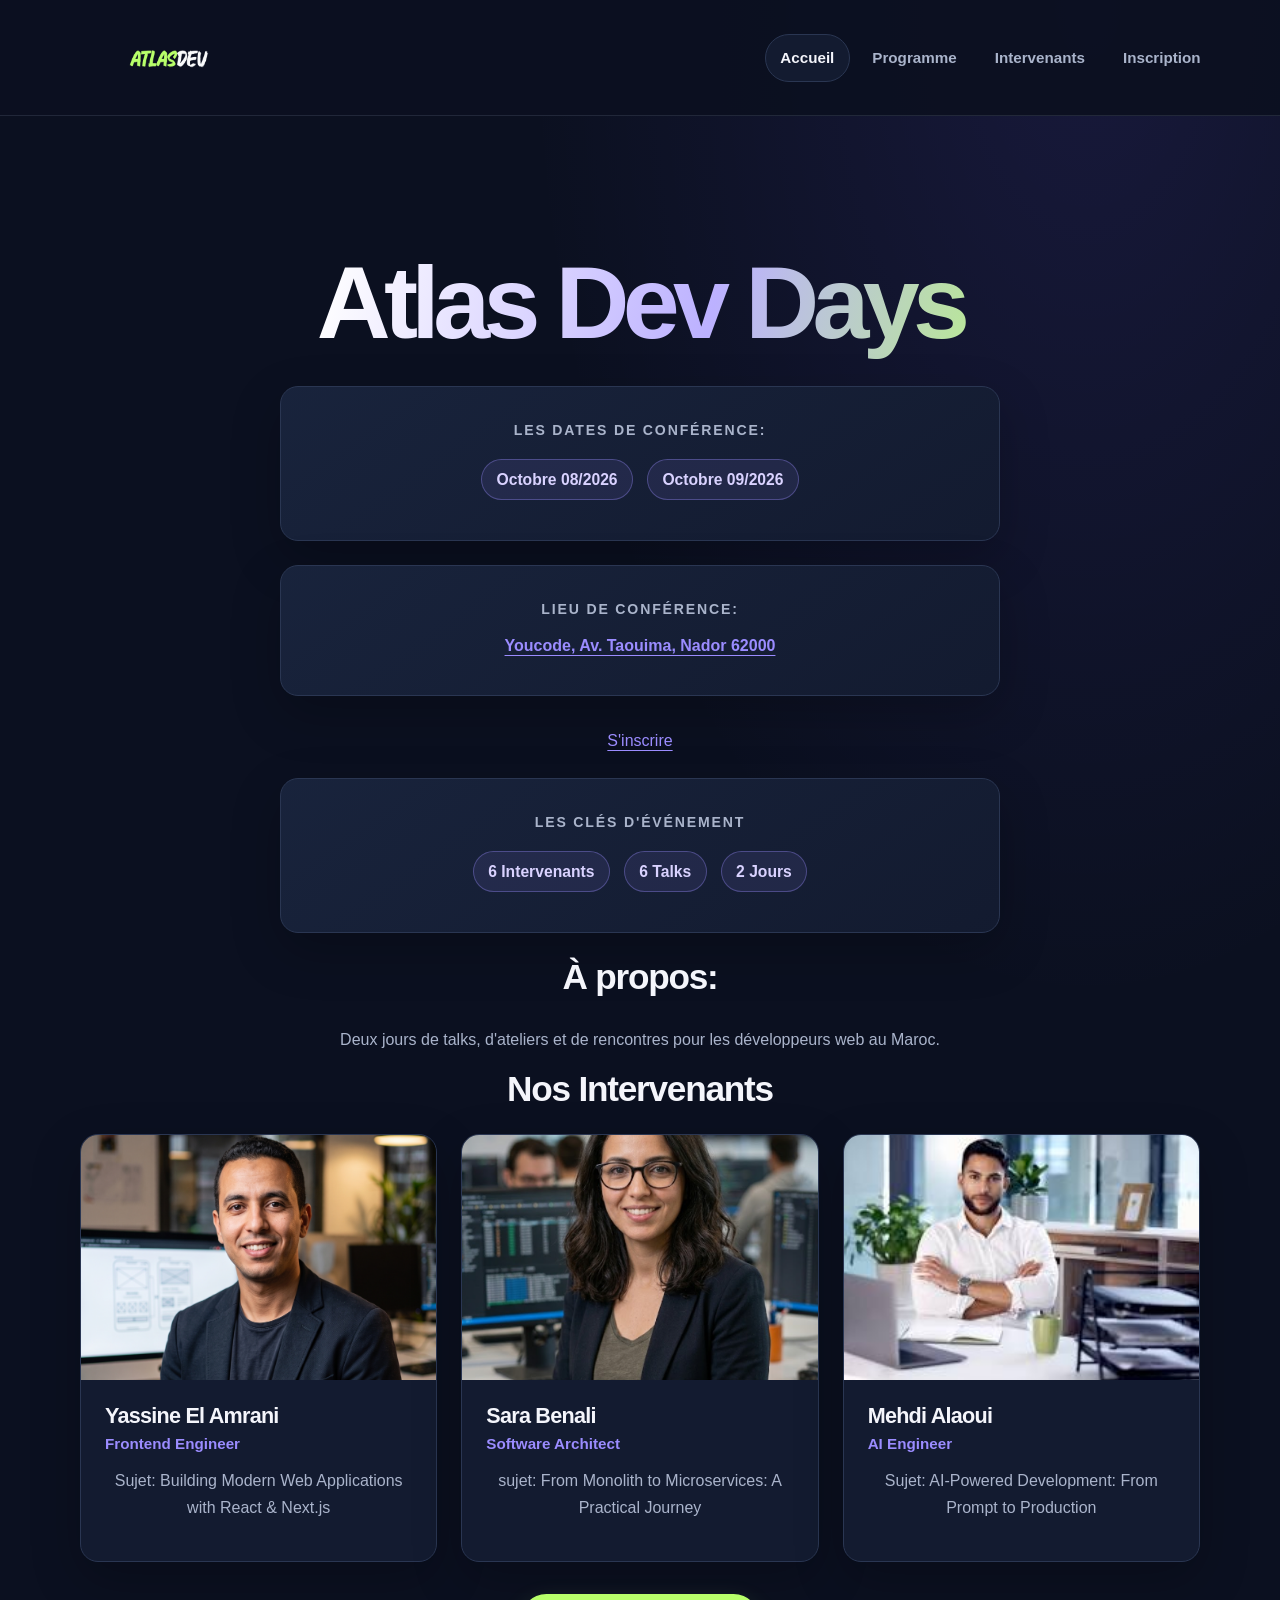
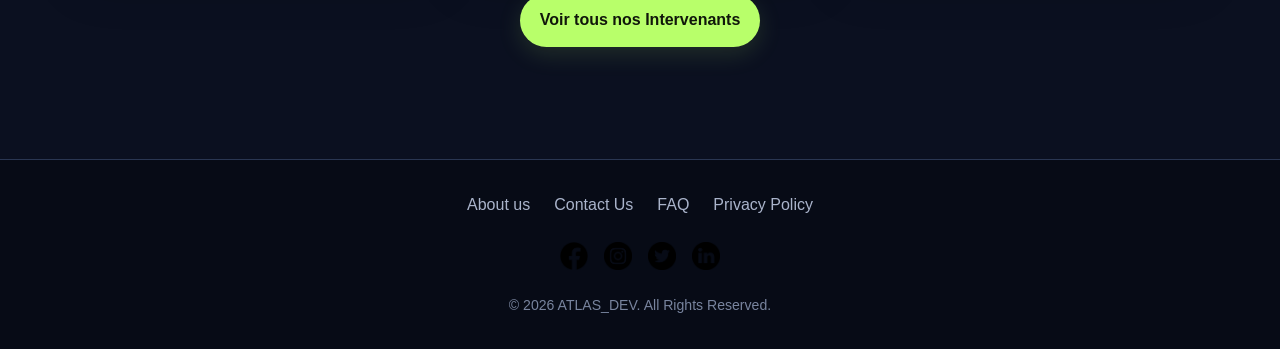
<file: index.html>
<!DOCTYPE html>
<html lang="fr">
<head>
    <meta charset="UTF-8">
    <meta name="viewport" content="width=device-width, initial-scale=1.0">
    <meta name="description" content="Découvrez Atlas Dev Days, une conférence de deux jours à Nador dédiée au développement web, à l'intelligence artificielle et aux nouvelles technologies.">
    <link rel="icon" type="image/x-icon" href="assets/atlasFavicon.png">
    <link rel="stylesheet" href="css/style.css">
    <title>Atlas Dev Days | Accueil page</title>
</head>
<body>
    <div id="header">
        <div class="logo">
            <img src="assets/atlasLogo.png" alt="Logo">
        </div>

        <input class="menu-toggle-checkbox" type="checkbox" id="menu-toggle" aria-label="Afficher le menu">
        <label class="menu-toggle" for="menu-toggle" aria-hidden="true">
            <span></span>
            <span></span>
            <span></span>
        </label>

        <div class="menu" id="primary-menu">
            <a href="index.html" aria-current="page">Accueil</a>
            <a href="Programme.html">Programme</a>
            <a href="Intervenants.html">Intervenants</a>
            <a href="Inscription.html">Inscription</a>
        </div>
    </div>

    <div id="main">
        <h1>Atlas Dev Days</h1>

        <div class="dates">
            <h2>Les dates de Conférence:</h2>
            <h3>Octobre 08/2026</h3>
            <h3>Octobre 09/2026</h3>
        </div>

        <div class="lieu">
            <h2>Lieu de Conférence:</h2>
            <a href="https://maps.app.goo.gl/9hQ3FU8aLXcwYmAx9" target="_blank">Youcode, Av. Taouima, Nador 62000</a>
        </div>

        <div class="inscription">
            <a href="Inscription.html">S'inscrire</a>
        </div>

        <div class="cle">
            <h2>Les clés d'événement</h2>
            <h3>6 Intervenants</h3>
            <h3>6 Talks</h3>
            <h3>2 Jours</h3>
        </div>

        <div class="presentation">
            <h2>À propos:</h2>
            <p>Deux jours de talks, d'ateliers et de rencontres pour les développeurs web au Maroc.</p>
        </div>

        <div class="intervantsPage">
            <h2>Nos Intervenants</h2>

            <div class="card1">
                <img src="assets/Yassine_El_Amrani.jpg" alt="Intervenant1 pic">
                <div class="content">
                    <h2>Yassine El Amrani</h2>
                    <h3>Frontend Engineer</h3>
                    <p>Sujet: Building Modern Web Applications with React &amp; Next.js</p>
                </div>
            </div>

            <div class="card2">
                <img src="assets/Sara_Benali.png" alt="Intervenant2 pic">
                <div class="content">
                    <h2>Sara Benali</h2>
                    <h3>Software Architect</h3>
                    <p>sujet: From Monolith to Microservices: A Practical Journey</p>
                </div>
            </div>

            <div class="card3">
                <img src="assets/Mehdi_Alaoui.jpg" alt="Intervenant3 pic">
                <div class="content">
                    <h2>Mehdi Alaoui</h2>
                    <h3>AI Engineer</h3>
                    <p>Sujet: AI-Powered Development: From Prompt to Production</p>
                </div>
            </div>

            <div class="goIntervantsPage">
                <a href="Intervenants.html"><button>Voir tous nos Intervenants</button></a>
            </div>
        </div>
    </div>

    <div id="footer">
        <div class="list">
            <a href="errorMessage/err.html">About us</a>
            <a href="errorMessage/err.html">Contact Us</a>
            <a href="errorMessage/err.html">FAQ</a>
            <a href="errorMessage/err.html">Privacy Policy</a>
        </div>

        <div class="socialMediaIcons">
                <a href="errorMessage/err.html"><img src="assets/facebook1.png" alt="facebook logo"></a>
                <a href="errorMessage/err.html"><img src="assets/instagram1.png" alt="instagram logo"></a>
                <a href="errorMessage/err.html"><img src="assets/twitter1.png" alt="twitter logo"></a>
                <a href="errorMessage/err.html"><img src="assets/linkedin1.png" alt="linkedin logo"></a>
        </div>

        <div class="copyright">
            <p>&copy; 2026 ATLAS_DEV. All Rights Reserved.</p>
        </div>
    </div>
</body>
</html>
</file>
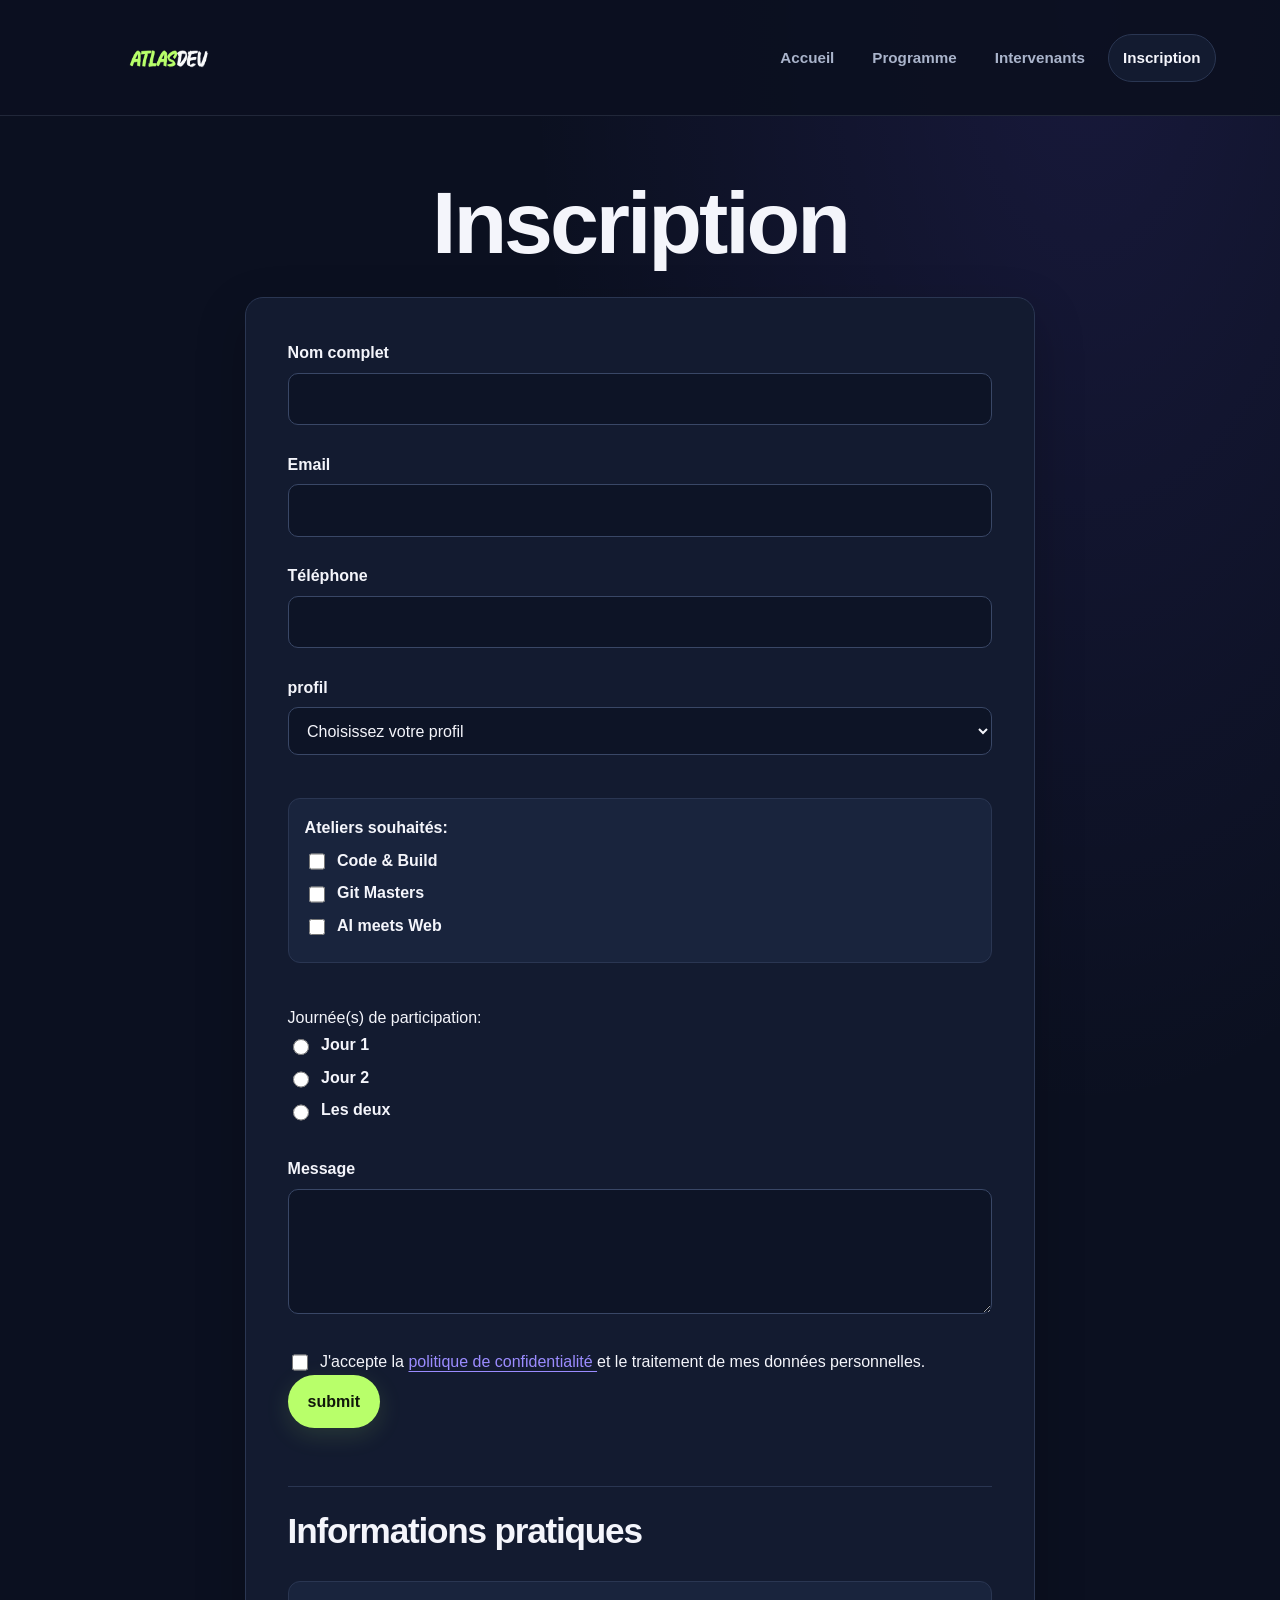
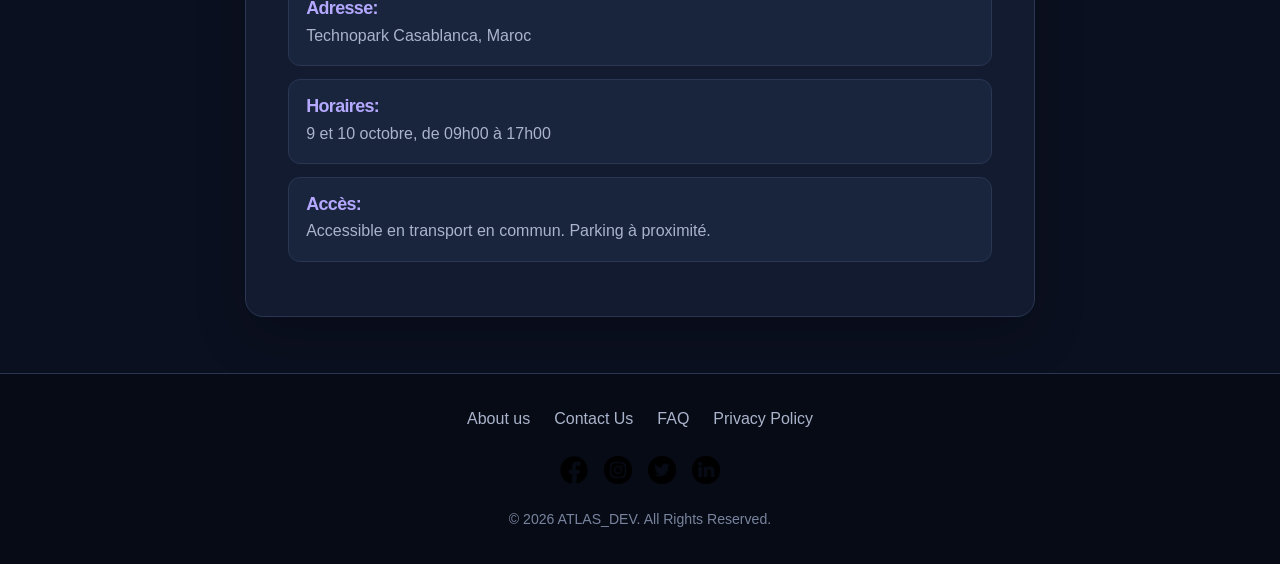
<file: Inscription.html>
<!doctype html>
<html lang="fr">
  <head>
    <meta charset="UTF-8" />
    <meta name="viewport" content="width=device-width, initial-scale=1.0" />
    <meta
      name="description"
      content="Inscrivez-vous aux Atlas Dev Days à Nador. Choisissez vos ateliers de développement web, sélectionnez vos jours de participation et préparez votre expérience tech."
    />
    <link rel="icon" type="image/x-icon" href="assets/atlasFavicon.png" />
    <link rel="stylesheet" href="css/style.css" />
    <title>Atlas Dev Days | Inscription page</title>
  </head>
  <body>
    <div id="header">
      <div class="logo">
        <img src="assets/atlasLogo.png" alt="Logo" />
      </div>

      <input class="menu-toggle-checkbox" type="checkbox" id="menu-toggle" aria-label="Afficher le menu">
      <label class="menu-toggle" for="menu-toggle" aria-hidden="true">
        <span></span>
        <span></span>
        <span></span>
      </label>

      <div class="menu" id="primary-menu">
        <a href="index.html">Accueil</a>
        <a href="Programme.html">Programme</a>
        <a href="Intervenants.html">Intervenants</a>
        <a href="Inscription.html" aria-current="page">Inscription</a>
      </div>
    </div>

    <div id="main">
      <h1>Inscription</h1>

      <div class="formInscription">
        <form>
          <label for="fullName">Nom complet</label><br />
          <input
            type="text"
            id="fullName"
            name="fullName"
            required
            minlength="3"
          /><br /><br />

          <label for="mail">Email</label><br />
          <input type="email" id="mail" name="mail" required /><br /><br />

          <label for="phone">Téléphone</label>
          <br />
          <input
            type="tel"
            id="phone"
            name="phone"
            required
            pattern="^(\+212|0)[5-7][0-9]{8}$"
          /><br /><br />

          <label for="profil">profil</label>
          <select name="profil" id="profil" required>
            <option value="">Choisissez votre profil</option>
            <option value="etudiant">Étudiant·e</option>
            <option value="devloppeur">Développeur·se</option>
            <option value=" autre">Autre</option></select
          ><br /><br />

          <div class="ateliers">
            <label>Ateliers souhaités:</label><br />

            <input
              type="checkbox"
              id="atelier1"
              name="atelier1"
              value="Code&Build"
            />
            <label for="atelier1">Code & Build</label><br />
            <input
              type="checkbox"
              id="atelier2"
              name="atelier2"
              value="gitMasters"
            />
            <label for="atelier2">Git Masters</label><br />
            <input
              type="checkbox"
              id="atelier3"
              name="atelier3"
              value="aiMeetsWeb"
            />
            <label for="atelier3">AI meets Web</label>
          </div>
          <br />

          <label>Journée(s) de participation:</label><br />
          <input type="radio" id="day1" name="days" required />
          <label for="day1">Jour 1</label><br />
          <input type="radio" id="day2" name="days" />
          <label for="day2">Jour 2</label><br />
          <input type="radio" id="both" name="days" />
          <label for="both">Les deux</label><br /><br />

          <label for="msg">Message</label><br />
          <textarea name="msg" id="msg"></textarea
          ><br /><br />

          <label>
            <input type="checkbox" name="consent" required />
            J'accepte la
            <a href="errorMessage/err.html" target="_blank">
              politique de confidentialité
            </a>
            et le traitement de mes données personnelles. </label
          ><br />

          <button>submit</button><br /><br />
        </form>

        <div class="practical-info">
          <h2>Informations pratiques</h2>

          <div class="address">
            <h3>Adresse:</h3>
            <p>Technopark Casablanca, Maroc</p>
          </div>

          <div class="time">
            <h3>Horaires:</h3>
            <p>9 et 10 octobre, de 09h00 à 17h00</p>
          </div>

          <div class="access">
            <h3>Accès:</h3>
            <p>Accessible en transport en commun. Parking à proximité.</p>
          </div>
        </div>
      </div>
    </div>

    <div id="footer">
      <div class="list">
        <a href="errorMessage/err.html">About us</a>
        <a href="errorMessage/err.html">Contact Us</a>
        <a href="errorMessage/err.html">FAQ</a>
        <a href="errorMessage/err.html">Privacy Policy</a>
      </div>

      <div class="socialMediaIcons">
        <a href="errorMessage/err.html"
          ><img src="assets/facebook1.png" alt="facebook logo"
        /></a>
        <a href="errorMessage/err.html"
          ><img src="assets/instagram1.png" alt="instagram logo"
        /></a>
        <a href="errorMessage/err.html"
          ><img src="assets/twitter1.png" alt="twitter logo"
        /></a>
        <a href="errorMessage/err.html"
          ><img src="assets/linkedin1.png" alt="linkedin logo"
        /></a>
      </div>

      <div class="copyright">
        <p>&copy; 2026 ATLAS_DEV. All Rights Reserved.</p>
      </div>
    </div>
  </body>
</html>
</file>
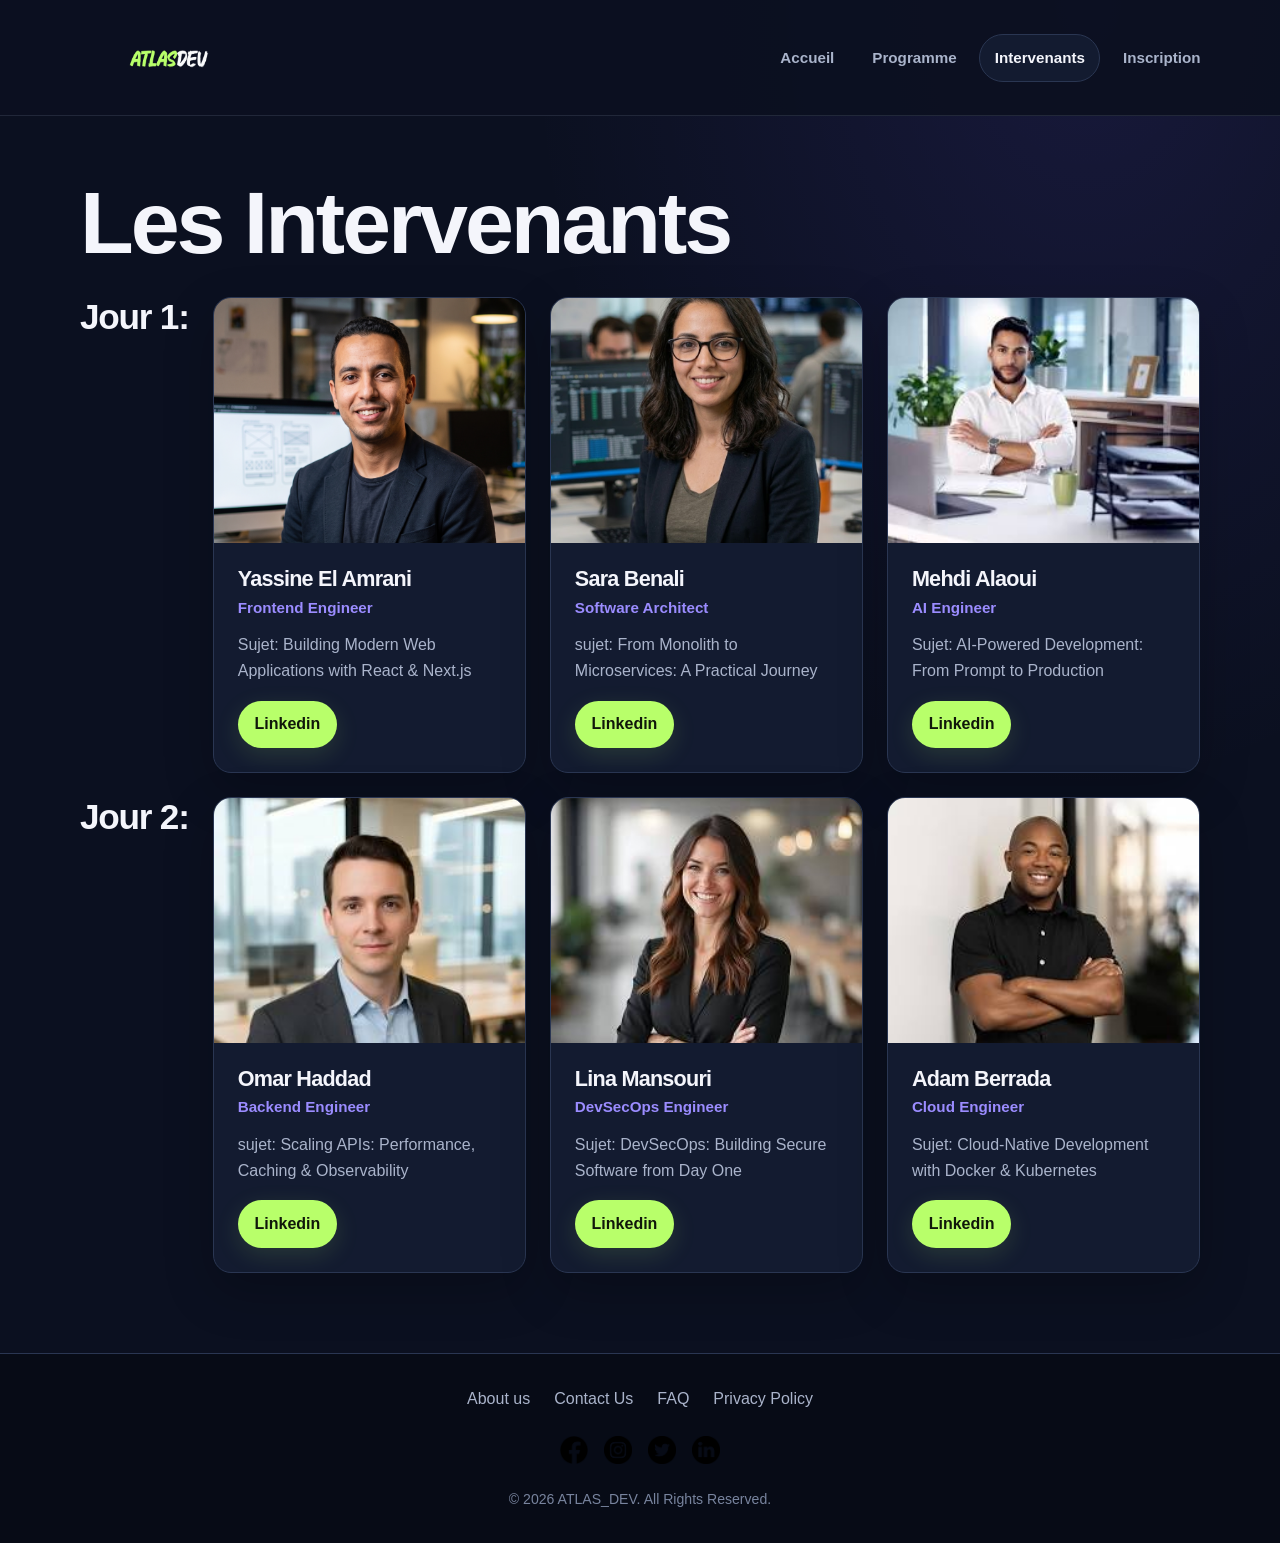
<file: Intervenants.html>
<!DOCTYPE html>
<html lang="fr">
<head>
    <meta charset="UTF-8">
    <meta name="viewport" content="width=device-width, initial-scale=1.0">
    <meta name="description" content="Rencontrez les intervenants des Atlas Dev Days : des experts en développement frontend et backend, architecture logicielle, intelligence artificielle, DevSecOps et cloud.">
    <link rel="icon" type="image/x-icon" href="assets/atlasFavicon.png">
    <link rel="stylesheet" href="css/style.css">
    <title>Atlas Dev Days | Intervenants page</title>
</head>
<body>
    <div id="header">
        <div class="logo">
            <img src="assets/atlasLogo.png" alt="Logo">
        </div>

        <input class="menu-toggle-checkbox" type="checkbox" id="menu-toggle" aria-label="Afficher le menu">
        <label class="menu-toggle" for="menu-toggle" aria-hidden="true">
            <span></span>
            <span></span>
            <span></span>
        </label>

        <div class="menu" id="primary-menu">
            <a href="index.html">Accueil</a>
            <a href="Programme.html">Programme</a>
            <a href="Intervenants.html" aria-current="page">Intervenants</a>
            <a href="Inscription.html">Inscription</a>
        </div>
    </div>

    <div id="main">
       <h1>Les Intervenants</h1>

       <div class="cardsRow1">
            <h2>Jour 1:</h2>

            <div class="card1">
                <img src="assets/Yassine_El_Amrani.jpg" alt="Intervenant1 pic">
                <div class="content">
                    <h2>Yassine El Amrani</h2>
                    <h3>Frontend Engineer</h3>
                    <p>Sujet: Building Modern Web Applications with React &amp; Next.js</p>
                    <a href="errorMessage/err.html"><button>Linkedin</button></a>
                </div>
            </div>

            <div class="card2">
                <img src="assets/Sara_Benali.png" alt="Intervenant2 pic">
                <div class="content">
                    <h2>Sara Benali</h2>
                    <h3>Software Architect</h3>
                    <p>sujet: From Monolith to Microservices: A Practical Journey</p>
                    <a href="errorMessage/err.html"><button>Linkedin</button></a>
                </div>
            </div>

            <div class="card3">
                <img src="assets/Mehdi_Alaoui.jpg" alt="Intervenant3 pic">
                <div class="content">
                    <h2>Mehdi Alaoui</h2>
                    <h3>AI Engineer</h3>
                    <p>Sujet: AI-Powered Development: From Prompt to Production</p>
                    <a href="errorMessage/err.html"><button>Linkedin</button></a>
                </div>
            </div>
       </div>

       <div class="cardsRow2">
        <h2>Jour 2:</h2>

            <div class="card4">
                <img src="assets/Omar_Haddad.jpg" alt="Intervenant4 pic">
                <div class="content">
                    <h2>Omar Haddad</h2>
                    <h3>Backend Engineer</h3>
                    <p>sujet: Scaling APIs: Performance, Caching &amp; Observability</p>
                    <a href="errorMessage/err.html"><button>Linkedin</button></a>
                </div>
            </div>

            <div class="card5">
                <img src="assets/Lina_Mansouri.jpg" alt="Intervenant5 pic">
                <div class="content">
                    <h2>Lina Mansouri</h2>
                    <h3>DevSecOps Engineer</h3>
                    <p>Sujet: DevSecOps: Building Secure Software from Day One</p>
                    <a href="errorMessage/err.html"><button>Linkedin</button></a>
                </div>
            </div>

            <div class="card6">
                <img src="assets/Adam_Berrada.jpg" alt="Intervenant6 pic">
                <div class="content">
                    <h2>Adam Berrada</h2>
                    <h3>Cloud Engineer</h3>
                    <p>Sujet: Cloud-Native Development with Docker &amp; Kubernetes</p>
                    <a href="errorMessage/err.html"><button>Linkedin</button></a>
                </div>
            </div>
       </div>
    </div>

    <div id="footer">
        <div class="list">
            <a href="errorMessage/err.html">About us</a>
            <a href="errorMessage/err.html">Contact Us</a>
            <a href="errorMessage/err.html">FAQ</a>
            <a href="errorMessage/err.html">Privacy Policy</a>
        </div>

        <div class="socialMediaIcons">
                <a href="errorMessage/err.html"><img src="assets/facebook1.png" alt="facebook logo"></a>
                <a href="errorMessage/err.html"><img src="assets/instagram1.png" alt="instagram logo"></a>
                <a href="errorMessage/err.html"><img src="assets/twitter1.png" alt="twitter logo"></a>
                <a href="errorMessage/err.html"><img src="assets/linkedin1.png" alt="linkedin logo"></a>
        </div>

        <div class="copyright">
            <p>&copy; 2026 ATLAS_DEV. All Rights Reserved.</p>
        </div>
    </div>
</body>
</html>
</file>
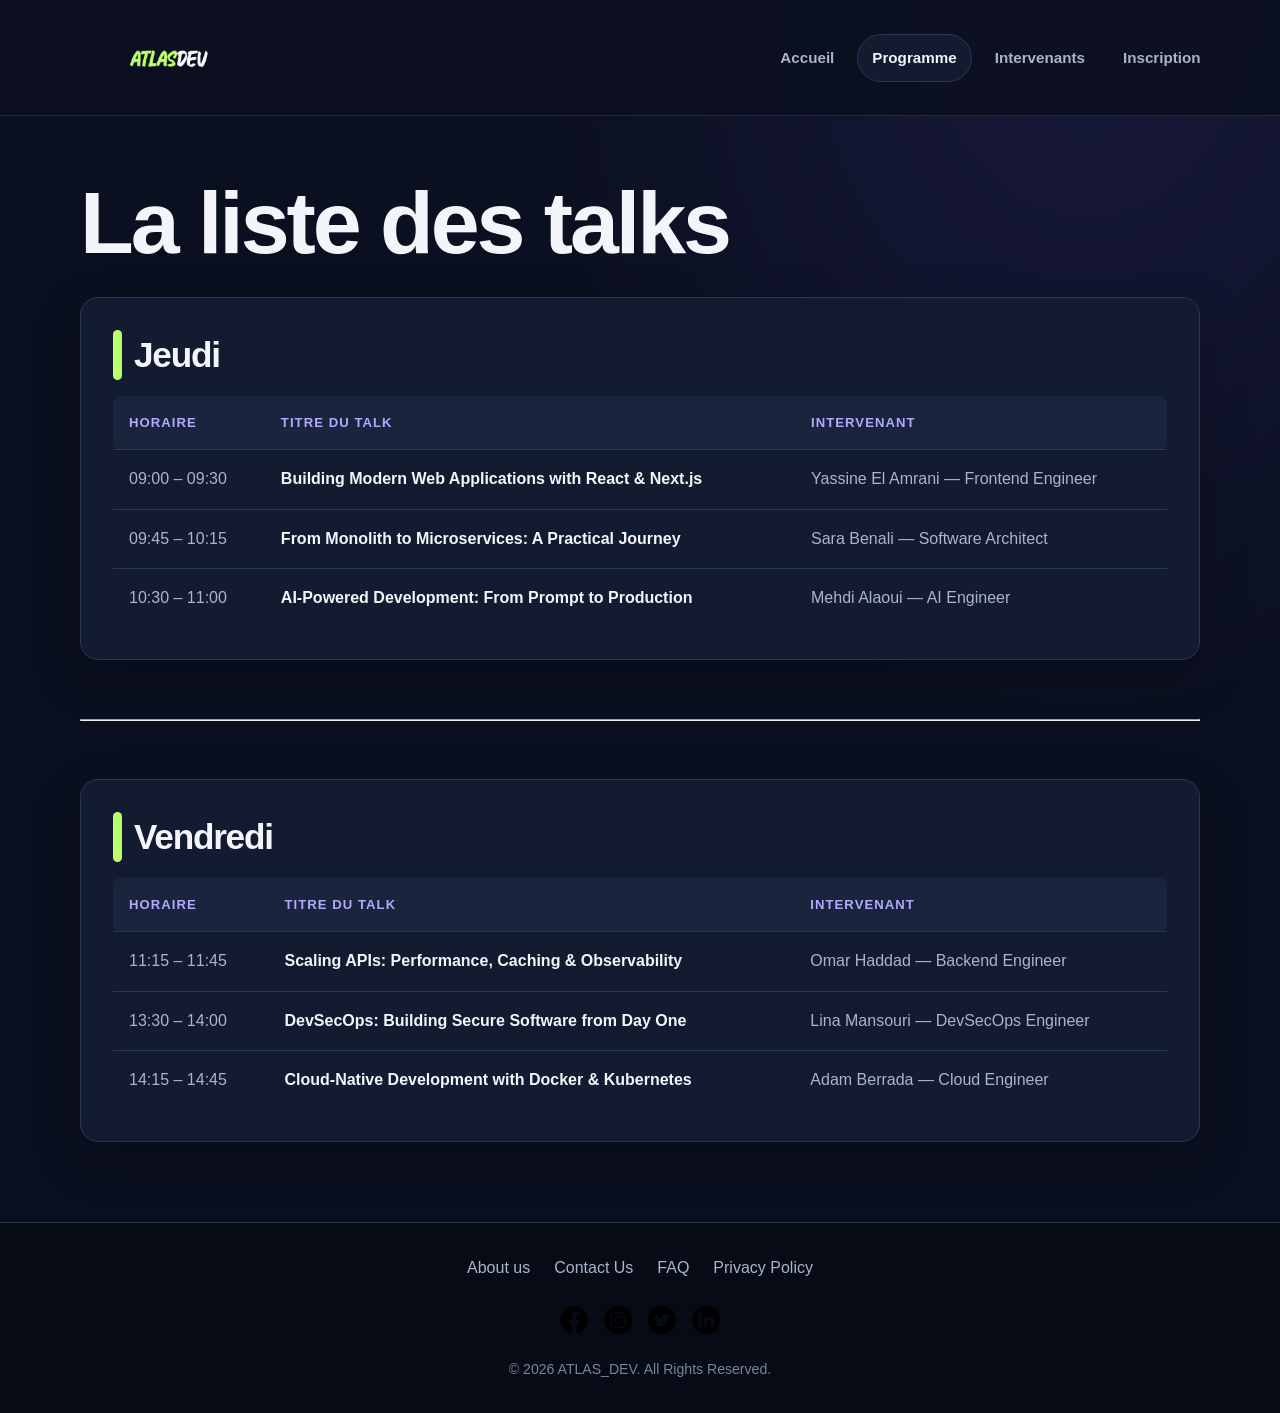
<file: Programme.html>
<!DOCTYPE html>
<html lang="fr">
<head>
    <meta charset="UTF-8">
    <meta name="viewport" content="width=device-width, initial-scale=1.0">
    <meta name="description" content="Consultez le programme des Atlas Dev Days : talks sur React, Next.js, microservices, intelligence artificielle, API, cybersécurité et technologies cloud.">
    <link rel="icon" type="image/x-icon" href="assets/atlasFavicon.png">
    <link rel="stylesheet" href="css/style.css">
    <title>Atlas Dev Days | Programme page</title>
</head>
<body>
    <div id="header">
        <div class="logo">
            <img src="assets/atlasLogo.png" alt="Logo">
        </div>

        <input class="menu-toggle-checkbox" type="checkbox" id="menu-toggle" aria-label="Afficher le menu">
        <label class="menu-toggle" for="menu-toggle" aria-hidden="true">
            <span></span>
            <span></span>
            <span></span>
        </label>

        <div class="menu" id="primary-menu">
            <a href="index.html">Accueil</a>
            <a href="Programme.html" aria-current="page">Programme</a>
            <a href="Intervenants.html">Intervenants</a>
            <a href="Inscription.html">Inscription</a>
        </div>
    </div>

    <div id="main">
        <h1>La liste des talks</h1>

        <div class="horaire1">
            <h2>Jeudi</h2>

            <table>
                <tr>
                    <th>Horaire</th>
                    <th>Titre du talk</th>
                    <th>Intervenant</th>
                </tr>

                <tr>
                    <td>09:00 – 09:30</td>
                    <td>Building Modern Web Applications with React &amp; Next.js</td>
                    <td>Yassine El Amrani — Frontend Engineer</td>
                </tr>

                <tr>
                    <td>09:45 – 10:15</td>
                    <td>From Monolith to Microservices: A Practical Journey</td>
                    <td>Sara Benali — Software Architect</td>
                </tr>

                <tr>
                    <td>10:30 – 11:00</td>
                    <td>AI-Powered Development: From Prompt to Production</td>
                    <td>Mehdi Alaoui — AI Engineer</td>
                </tr>
            </table>
        </div>
        
        <br><hr><br>

        <div class="jour2">
            <h2>Vendredi</h2>

            <table>
                <tr>
                    <th>Horaire</th>
                    <th>Titre du talk</th>
                    <th>Intervenant</th>
                </tr>

                <tr>
                    <td>11:15 – 11:45</td>
                    <td>Scaling APIs: Performance, Caching &amp; Observability</td>
                    <td>Omar Haddad — Backend Engineer</td>
                </tr>

                <tr>
                    <td>13:30 – 14:00</td>
                    <td>DevSecOps: Building Secure Software from Day One</td>
                    <td>Lina Mansouri — DevSecOps Engineer</td>
                </tr>

                <tr>
                    <td>14:15 – 14:45</td>
                    <td>Cloud-Native Development with Docker &amp; Kubernetes</td>
                    <td>Adam Berrada — Cloud Engineer</td>
                </tr>
            </table>
        </div>
    </div>

    <div id="footer">
        <div class="list">
            <a href="errorMessage/err.html">About us</a>
            <a href="errorMessage/err.html">Contact Us</a>
            <a href="errorMessage/err.html">FAQ</a>
            <a href="errorMessage/err.html">Privacy Policy</a>
        </div>

        <div class="socialMediaIcons">
                <a href="errorMessage/err.html"><img src="assets/facebook1.png" alt="facebook logo"></a>
                <a href="errorMessage/err.html"><img src="assets/instagram1.png" alt="instagram logo"></a>
                <a href="errorMessage/err.html"><img src="assets/twitter1.png" alt="twitter logo"></a>
                <a href="errorMessage/err.html"><img src="assets/linkedin1.png" alt="linkedin logo"></a>
        </div>

        <div class="copyright">
            <p>&copy; 2026 ATLAS_DEV. All Rights Reserved.</p>
        </div>
    </div>
</body>
</html>
</file>
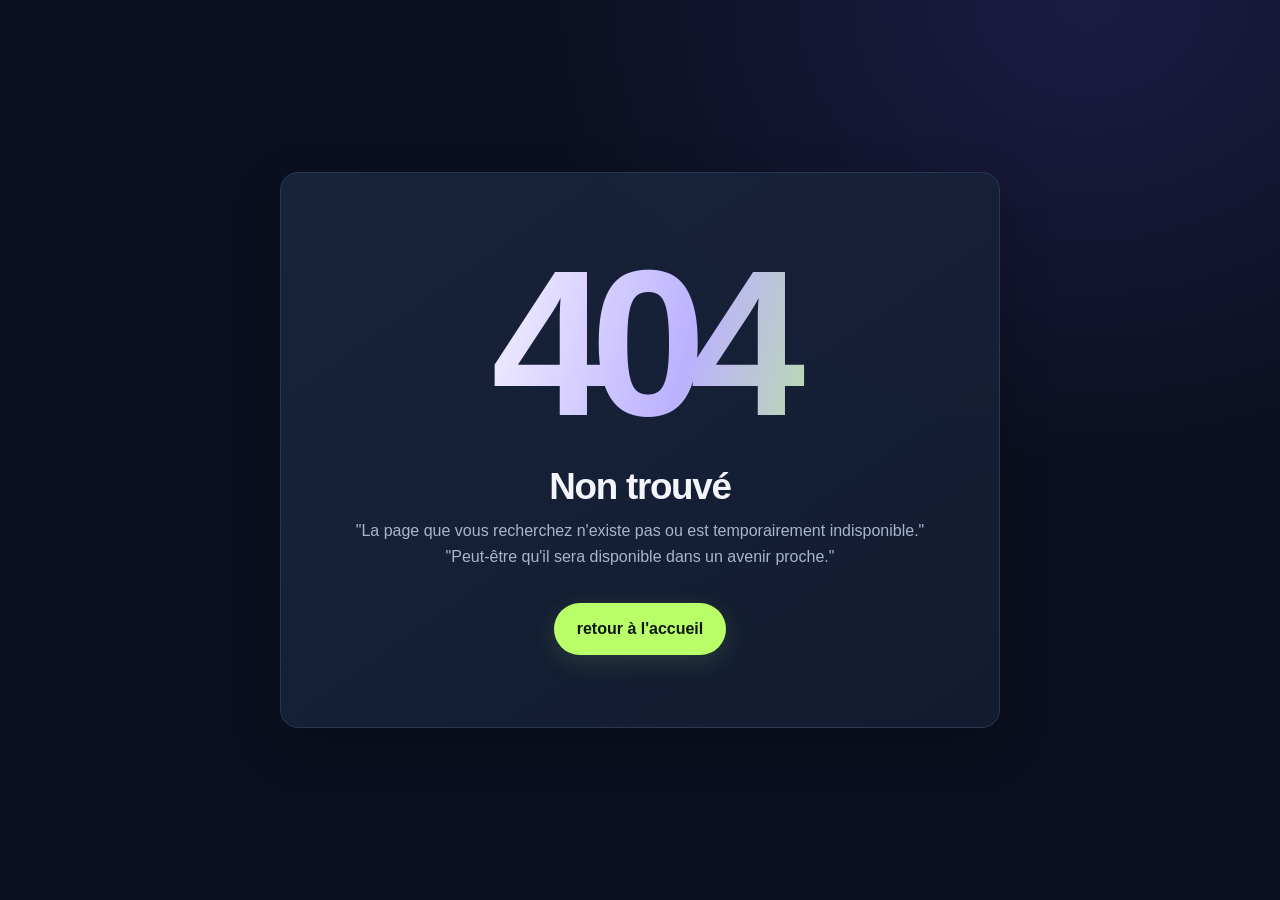
<file: errorMessage/err.html>
<!DOCTYPE html>
<html lang="fr">
<head>
    <meta charset="UTF-8">
    <meta name="viewport" content="width=device-width, initial-scale=1.0">
    <meta name="description" content="Page introuvable. La page que vous recherchez n’existe pas ou a été déplacée. Retournez aux Atlas Dev Days pour continuer votre navigation.">
    <link rel="icon" type="image/x-icon" href="../assets/atlasError.png">
    <link rel="stylesheet" href="err.css">
    <title>Atlas Dev Days | Error page</title>
</head>
<body>
    <div class="error">
        <div class="error-code">404</div>
        <div class="error-content">
            <div class="error-msg">Non trouvé</div>
            <div class="error-desc">
                "La page que vous recherchez n'existe pas ou est temporairement indisponible."
                <br>
                "Peut-être qu'il sera disponible dans un avenir proche."
            </div>
        </div>
        <div>
            <button><a href="../index.html">retour à l'accueil</a></button>
        </div>
    </div>
</body>
</html>
</file>
<file: css/style.css>
:root {
    --color-bg: #0b1020;
    --color-surface: #131b30;
    --color-surface-raised: #19243d;
    --color-primary: #9b8cff;
    --color-primary-hover: #b4a9ff;
    --color-accent: #b8ff6a;
    --color-text: #f4f5fb;
    --color-muted: #aab4cb;
    --color-border: #2a3652;
    --color-footer: #070b16;
    --font-body: Inter, "Segoe UI", Arial, sans-serif;
    --font-heading: Inter, "Segoe UI", Arial, sans-serif;
    --space-1: 0.5rem;
    --space-2: 1rem;
    --space-3: 1.5rem;
    --space-4: 2rem;
    --space-5: 3.5rem;
    --radius: 18px;
    --shadow: 0 18px 50px rgba(0, 0, 0, 0.22);
}

* { box-sizing: border-box; }

html { scroll-behavior: smooth; }

body {
    margin: 0;
    background:
        radial-gradient(ellipse at 85% 0%, rgba(115, 89, 255, 0.12), transparent 35rem),
        var(--color-bg);
    color: var(--color-text);
    font-family: var(--font-body);
    font-size: 16px;
    line-height: 1.65;
}

img { display: block; max-width: 100%; height: auto; }

a {
    color: var(--color-primary);
    text-underline-offset: 0.22em;
    transition: color 160ms ease, background-color 160ms ease, border-color 160ms ease;
}

a:hover { color: var(--color-primary-hover); }

a:focus-visible,
button:focus-visible,
input:focus-visible,
select:focus-visible,
textarea:focus-visible {
    outline: 3px solid var(--color-accent);
    outline-offset: 4px;
}

h1, h2, h3 {
    color: var(--color-text);
    font-family: var(--font-heading);
    line-height: 1.15;
    letter-spacing: -0.035em;
}

h1 {
    margin: 0 0 var(--space-3);
    font-size: clamp(2.5rem, 7vw, 5.5rem);
    font-weight: 800;
}

h2 {
    margin-top: 0;
    font-size: clamp(1.5rem, 3vw, 2.2rem);
    font-weight: 750;
}

h3 { font-size: 1.12rem; font-weight: 700; }
p { margin-top: 0; color: var(--color-muted); }

#header, header {
    display: flex;
    align-items: center;
    justify-content: space-between;
    gap: var(--space-3);
    padding: 1.1rem max(5%, calc((100% - 1180px) / 2));
    background: rgba(11, 16, 32, 0.92);
    border-bottom: 1px solid rgba(170, 180, 203, 0.14);
}

.logo img, #header .logo img, header .logo img {
    width: 210px;
    max-height: 80px;
    object-fit: contain;
}

.menu, nav {
    display: flex;
    align-items: center;
    justify-content: flex-end;
    flex-wrap: wrap;
    gap: 0.45rem;
}

.menu-toggle-checkbox, .menu-toggle { display: none; }

.menu > a, nav a {
    display: inline-block;
    padding: 0.65rem 0.9rem;
    border: 1px solid transparent;
    border-radius: 999px;
    color: var(--color-muted);
    font-size: 0.95rem;
    font-weight: 650;
    text-decoration: none;
}

.menu > a:hover, nav a:hover,
.menu > a[aria-current="page"], nav a[aria-current="page"] {
    color: var(--color-text);
    background: var(--color-surface);
    border-color: var(--color-border);
}

.menu button, button, input[type="submit"] {
    border: 0;
    border-radius: 999px;
    padding: 0.82rem 1.25rem;
    background: var(--color-accent);
    color: #10170a;
    font: inherit;
    font-weight: 800;
    cursor: pointer;
    box-shadow: 0 7px 24px rgba(184, 255, 106, 0.13);
    transition: transform 160ms ease, background-color 160ms ease;
}

.menu button a, button a { color: inherit; text-decoration: none; }
.menu button:hover, button:hover, input[type="submit"]:hover {
    background: #d0ff9c;
    transform: translateY(-2px);
}

#main, main {
    width: min(1120px, 90%);
    min-height: 55vh;
    margin: 0 auto;
    padding: var(--space-5) 0;
}

#main:has(.dates) {
    padding-top: clamp(4rem, 10vw, 8rem);
    padding-bottom: clamp(4rem, 9vw, 7rem);
    text-align: center;
}

#main:has(.dates) > h1 {
    max-width: 900px;
    margin: 0 auto var(--space-3);
    background: linear-gradient(105deg, #ffffff 15%, #bcb1ff 58%, #b8ff6a 100%);
    background-clip: text;
    -webkit-background-clip: text;
    color: transparent;
    font-size: clamp(3rem, 8vw, 6.6rem);
    letter-spacing: -0.065em;
}

.dates, .lieu, .cle {
    max-width: 720px;
    margin: var(--space-3) auto;
    padding: clamp(1.3rem, 4vw, 2.2rem);
    background: linear-gradient(145deg, rgba(25, 36, 61, 0.96), rgba(19, 27, 48, 0.96));
    border: 1px solid var(--color-border);
    border-radius: var(--radius);
    box-shadow: var(--shadow);
}

.dates h2, .lieu h2, .cle h2 {
    margin-bottom: 1rem;
    color: var(--color-muted);
    font-size: 0.88rem;
    letter-spacing: 0.13em;
    text-transform: uppercase;
}

.dates h3, .cle h3 {
    display: inline-block;
    margin: 0.3rem;
    padding: 0.65rem 0.9rem;
    border: 1px solid rgba(155, 140, 255, 0.35);
    border-radius: 999px;
    background: rgba(155, 140, 255, 0.1);
    color: #d9d2ff;
    font-size: 0.98rem;
    letter-spacing: 0;
}

.lieu a { font-weight: 700; }
.inscription { margin-top: var(--space-4); }
.inscription button { padding: 1rem 1.8rem; font-size: 1.05rem; }

.horaire1, .jour2 {
    margin: var(--space-3) 0;
    padding: clamp(1rem, 3vw, 2rem);
    background: var(--color-surface);
    border: 1px solid var(--color-border);
    border-radius: var(--radius);
    box-shadow: var(--shadow);
}

.horaire1 h2, .jour2 h2 {
    display: flex;
    align-items: center;
    gap: 0.75rem;
    margin-bottom: var(--space-2);
}

.horaire1 h2::before, .jour2 h2::before {
    content: "";
    width: 9px;
    height: 1.4em;
    border-radius: 9px;
    background: var(--color-accent);
}

table { width: 100%; border-collapse: collapse; text-align: left; }

th, td {
    padding: 1rem;
    border-bottom: 1px solid var(--color-border);
    vertical-align: top;
}

th {
    background: var(--color-surface-raised);
    color: var(--color-primary-hover);
    font-size: 0.82rem;
    letter-spacing: 0.08em;
    text-transform: uppercase;
}

th:first-child { border-radius: 8px 0 0 8px; }
th:last-child { border-radius: 0 8px 8px 0; }
td { color: var(--color-muted); }
td:nth-child(2) { color: var(--color-text); font-weight: 650; }
tr:hover td { background: rgba(155, 140, 255, 0.045); }
tr:last-child td { border-bottom: 0; }

.cardsRow1, .cardsRow2 {
    display: flex;
    align-items: stretch;
    justify-content: center;
    flex-wrap: wrap;
    gap: var(--space-3);
    margin: var(--space-3) 0;
}

.card1, .card2, .card3, .card4, .card5, .card6 {
    display: flex;
    flex: 1 1 280px;
    flex-direction: column;
    max-width: 355px;
    overflow: hidden;
    background: var(--color-surface);
    border: 1px solid var(--color-border);
    border-radius: var(--radius);
    box-shadow: var(--shadow);
    transition: transform 180ms ease, border-color 180ms ease;
}

.card1:hover, .card2:hover, .card3:hover,
.card4:hover, .card5:hover, .card6:hover {
    transform: translateY(-5px);
    border-color: rgba(155, 140, 255, 0.65);
}

.card1 > img, .card2 > img, .card3 > img,
.card4 > img, .card5 > img, .card6 > img {
    width: 100%;
    height: 245px;
    object-fit: cover;
    background: var(--color-surface-raised);
}

.content {
    display: flex;
    flex: 1;
    flex-direction: column;
    align-items: flex-start;
    padding: var(--space-3);
}

.content h2 { margin: 0 0 0.4rem; font-size: 1.35rem; }
.content h3 { margin: 0 0 var(--space-2); color: var(--color-primary); font-size: 0.95rem; letter-spacing: 0; }
.content p { flex: 1; }
.content a { text-decoration: none; }
.content button { padding: 0.65rem 1.05rem; }

.intervantsPage {
    display: grid;
    grid-template-columns: repeat(3, minmax(0, 1fr));
    gap: var(--space-3);
}

.intervantsPage > h2 {
    grid-column: 1 / -1;
    margin: 0;
    text-align: center;
}

.intervantsPage > .card1,
.intervantsPage > .card2,
.intervantsPage > .card3 {
    width: 100%;
    max-width: none;
    margin: 0;
}

.goIntervantsPage {
    grid-column: 1 / -1;
    justify-self: center;
    margin-top: var(--space-1);
}

.formInscription {
    max-width: 790px;
    margin: 0 auto;
    padding: clamp(1.25rem, 4vw, 2.6rem);
    background: var(--color-surface);
    border: 1px solid var(--color-border);
    border-radius: var(--radius);
    box-shadow: var(--shadow);
}

.formInscription > label,
.formInscription label[for],
.formInscription .ateliers > label {
    display: inline-block;
    margin-bottom: 0.4rem;
    color: var(--color-text);
    font-weight: 700;
}

.formInscription input:not([type="checkbox"]):not([type="radio"]),
.formInscription select,
.formInscription textarea {
    width: 100%;
    min-height: 48px;
    padding: 0.75rem 0.9rem;
    border: 1px solid #394766;
    border-radius: 10px;
    background: #0d1426;
    color: var(--color-text);
    font: inherit;
}

.formInscription input::placeholder,
.formInscription textarea::placeholder { color: #8793ad; }

.formInscription input[type="checkbox"],
.formInscription input[type="radio"] {
    width: 1.05rem;
    height: 1.05rem;
    margin-right: 0.45rem;
    accent-color: var(--color-primary);
    vertical-align: middle;
}

.formInscription textarea { min-height: 125px; resize: vertical; }

.ateliers {
    margin: var(--space-2) 0;
    padding: var(--space-2);
    background: var(--color-surface-raised);
    border: 1px solid var(--color-border);
    border-radius: 12px;
}

.practical-info {
    margin-top: var(--space-4);
    padding-top: var(--space-3);
    border-top: 1px solid var(--color-border);
}

.practical-info > div {
    margin: 0.8rem 0;
    padding: 1rem 1.1rem;
    background: var(--color-surface-raised);
    border: 1px solid var(--color-border);
    border-radius: 12px;
}

.practical-info h3 { margin: 0 0 0.25rem; color: var(--color-primary-hover); }
.practical-info p { margin: 0; }

#footer, footer {
    padding: var(--space-4) 5%;
    background: var(--color-footer);
    border-top: 1px solid var(--color-border);
    color: var(--color-muted);
    text-align: center;
}

#footer .list, footer .list {
    display: flex;
    justify-content: center;
    flex-wrap: wrap;
    gap: 0.8rem 1.5rem;
    margin-bottom: var(--space-3);
}

#footer .list a, footer .list a {
    color: var(--color-muted);
    text-decoration: none;
}
#footer .list a:hover, footer .list a:hover { color: var(--color-accent); }

.socialMediaIcons {
    display: flex;
    align-items: center;
    justify-content: center;
    gap: 1rem;
    margin-bottom: var(--space-3);
}

.socialMediaIcons img {
    width: 28px;
    height: 28px;
    object-fit: contain;
}
.socialMediaIcons a:hover { opacity: 0.72; }
.copyright p { margin: 0; color: #78849e; font-size: 0.88rem; }

@media (max-width: 700px) {
    #header, header {
        display: grid;
        grid-template-columns: 1fr auto;
        align-items: center;
        gap: 0.75rem;
        padding: 0.75rem 4%;
    }

    .logo { grid-column: 1; grid-row: 1; }
    .logo img, #header .logo img, header .logo img { width: 190px; max-height: 72px; }
    .menu-toggle-checkbox {
        position: absolute;
        width: 1px;
        height: 1px;
        margin: -1px;
        overflow: hidden;
        clip-path: inset(50%);
        white-space: nowrap;
    }
    .menu-toggle {
        display: flex;
        grid-column: 2;
        grid-row: 1;
        flex-direction: column;
        justify-content: center;
        gap: 5px;
        width: 46px;
        height: 46px;
        padding: 10px;
        border: 1px solid var(--color-border);
        border-radius: 12px;
        background: var(--color-surface);
        box-shadow: none;
        cursor: pointer;
    }
    .menu-toggle:hover { background: var(--color-surface-raised); }
    .menu-toggle-checkbox:focus-visible + .menu-toggle {
        outline: 3px solid var(--color-accent);
        outline-offset: 4px;
    }
    .menu-toggle span {
        display: block;
        width: 100%;
        height: 2px;
        border-radius: 2px;
        background: var(--color-text);
    }
    .menu, nav {
        display: none;
        grid-column: 1 / -1;
        grid-row: 2;
        flex-direction: column;
        align-items: stretch;
        width: 100%;
        gap: 0.25rem;
    }
    .menu-toggle-checkbox:checked ~ .menu { display: flex; }
    .menu > a, nav a { padding: 0.65rem 0.8rem; font-size: 0.95rem; }
    #main, main { width: 92%; padding: var(--space-4) 0; }
    #main:has(.dates) { padding-top: 3.5rem; }
    #main:has(.dates) > h1 { font-size: clamp(2.8rem, 13vw, 4.3rem); }

    .cardsRow1, .cardsRow2 {
        display: grid;
        grid-template-columns: minmax(0, 1fr);
        align-items: stretch;
        gap: var(--space-3);
    }
    .cardsRow1 > h2, .cardsRow2 > h2 {
        grid-column: 1;
        margin: 0;
    }
    .card1, .card2, .card3, .card4, .card5, .card6 {
        width: 100%;
        max-width: none;
        min-width: 0;
        margin: 0;
        flex: none;
    }
    .card1 > img, .card2 > img, .card3 > img,
    .card4 > img, .card5 > img, .card6 > img { height: 220px; }
    .content { min-width: 0; }
    .content h2, .content h3, .content p { overflow-wrap: anywhere; }
    .intervantsPage { grid-template-columns: minmax(0, 1fr); min-width: 0; }

    .horaire1, .jour2 { padding: 1rem; overflow-wrap: anywhere; }
    th, td { padding: 0.65rem 0.45rem; font-size: 0.83rem; }
    .formInscription { padding: 1rem; }
    #footer .list, footer .list { flex-direction: column; gap: 0.65rem; }
}

@media (max-width: 420px) {
    .menu > a { padding: 0.45rem; font-size: 0.82rem; }
    .dates, .lieu { padding: 1rem; }
    th, td { padding: 0.5rem 0.28rem; font-size: 0.74rem; }
}

@media (min-width: 701px) {
    #main:has(.formInscription) > h1 { text-align: center; }
}

@media (prefers-reduced-motion: reduce) {
    html { scroll-behavior: auto; }
    *, *::before, *::after { transition-duration: 0.01ms !important; animation-duration: 0.01ms !important; }
}
</file>
<file: errorMessage/err.css>
:root {
    --color-bg: #0b1020;
    --color-surface: #131b30;
    --color-surface-raised: #19243d;
    --color-primary: #9b8cff;
    --color-primary-hover: #b4a9ff;
    --color-accent: #b8ff6a;
    --color-text: #f4f5fb;
    --color-muted: #aab4cb;
    --color-border: #2a3652;
    --font-body: Inter, "Segoe UI", Arial, sans-serif;
    --font-heading: Inter, "Segoe UI", Arial, sans-serif;
    --radius: 18px;
    --shadow: 0 18px 50px rgba(0, 0, 0, 0.22);
}

* { box-sizing: border-box; }

body {
    display: grid;
    min-height: 100vh;
    margin: 0;
    padding: 1.5rem;
    place-items: center;
    background:
        radial-gradient(ellipse at 85% 0%, rgba(115, 89, 255, 0.16), transparent 35rem),
        var(--color-bg);
    color: var(--color-text);
    font-family: var(--font-body);
    font-size: 16px;
    line-height: 1.65;
}

.error {
    width: min(720px, 100%);
    padding: clamp(2rem, 7vw, 4.5rem);
    overflow: hidden;
    background: linear-gradient(145deg, rgba(25, 36, 61, 0.96), rgba(19, 27, 48, 0.96));
    border: 1px solid var(--color-border);
    border-radius: var(--radius);
    box-shadow: var(--shadow);
    text-align: center;
}

.error-code {
    background: linear-gradient(105deg, #fff 15%, #bcb1ff 58%, var(--color-accent) 100%);
    background-clip: text;
    color: transparent;
    font-family: var(--font-heading);
    font-size: clamp(7rem, 28vw, 13rem);
    font-weight: 800;
    letter-spacing: -0.08em;
    line-height: 0.95;
    -webkit-background-clip: text;
}

.error-content { margin: 1.5rem auto 2rem; }

.error-msg {
    margin-bottom: 0.6rem;
    color: var(--color-text);
    font-family: var(--font-heading);
    font-size: clamp(1.6rem, 5vw, 2.3rem);
    font-weight: 750;
    letter-spacing: -0.035em;
    line-height: 1.15;
}

.error-desc {
    color: var(--color-muted);
    font-size: 1rem;
}

.error button {
    border: 0;
    border-radius: 999px;
    padding: 0.82rem 1.4rem;
    background: var(--color-accent);
    box-shadow: 0 7px 24px rgba(184, 255, 106, 0.13);
    cursor: pointer;
    font: inherit;
    font-weight: 800;
    transition: transform 160ms ease, background-color 160ms ease;
}

.error button a,
.error-button {
    color: #10170a;
    text-decoration: none;
}

.error button:hover {
    transform: translateY(-2px);
    background: #d0ff9c;
}

.error button:focus-visible,
.error button a:focus-visible,
.error-button:focus-visible {
    outline: 3px solid var(--color-primary-hover);
    outline-offset: 4px;
}

@media (max-width: 480px) {
    body { padding: 1rem; }
    .error { padding: 2rem 1.25rem; }
    .error-content { margin: 1rem auto 1.5rem; }
    .error-desc { font-size: 0.95rem; }
}

@media (prefers-reduced-motion: reduce) {
    *, *::before, *::after { transition-duration: 0.01ms !important; }
}
</file>
